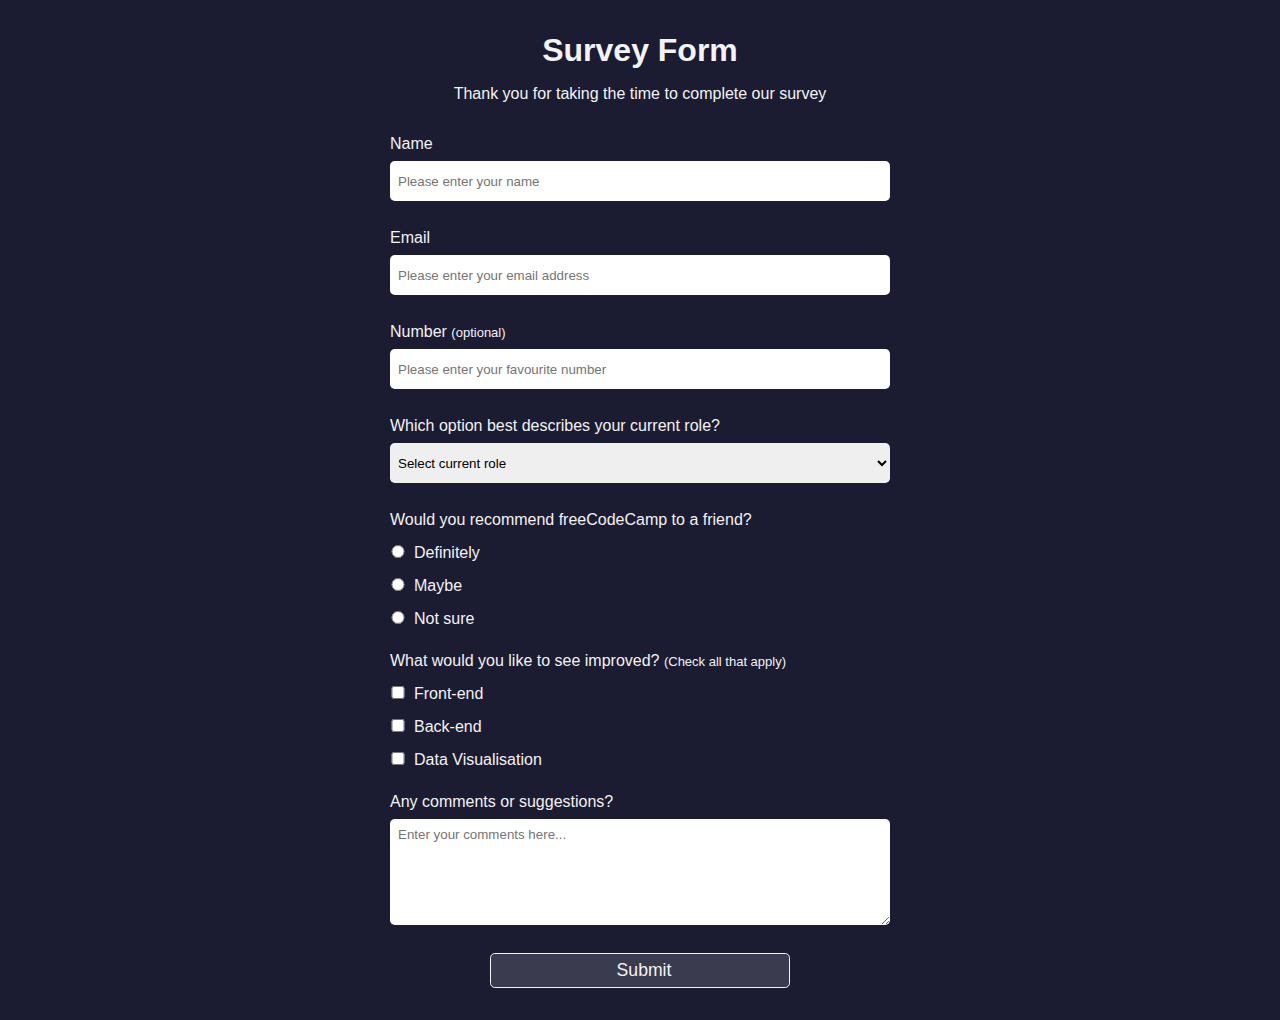
<file: responsive-web-design/survey-form/index.html>
<!DOCTYPE html>
<html>
  <head>
    <meta charset="UTF-8" />
    <meta name="viewport" content="width=device-width, initial-scale=1.0" />
    <title>Survey Form</title>
    <link rel="stylesheet" href="styles.css" />
  </head>
  <body>
    <header>
      <h1 id="title">Survey Form</h1>
      <p id="description">
        Thank you for taking the time to complete our survey
      </p>
    </header>
    <form id="survey-form">
      <fieldset>
        <label id="name-label" for="name"
          >Name
          <input
            id="name"
            type="text"
            placeholder="Please enter your name"
            required
        /></label>
        <label id="email-label" for="email"
          >Email
          <input
            id="email"
            type="email"
            placeholder="Please enter your email address"
            required
        /></label>
        <label id="number-label" for="number"
          >Number <span class="small-text">(optional)</span
          ><input
            id="number"
            type="number"
            min="0"
            max="100"
            placeholder="Please enter your favourite number"
        /></label>
      </fieldset>
      <fieldset>
        <p>Which option best describes your current role?</p>
        <select id="dropdown">
          <option selected disabled>Select current role</option>
          <option value="1">Student</option>
          <option value="2">Full Time Job</option>
          <option value="3">Full Time Learner</option>
          <option value="4">Prefer not to say</option>
          <option value="5">Other</option>
        </select>
      </fieldset>
      <fieldset>
        <p>Would you recommend freeCodeCamp to a friend?</p>
        <div class="container">
          <label
            ><input type="radio" name="recommend" value="1" />Definitely</label
          >
          <label><input type="radio" name="recommend" value="2" />Maybe</label>
          <label
            ><input type="radio" name="recommend" value="3" class="last" />Not
            sure</label
          >
        </div>
        <p>
          What would you like to see improved?
          <span class="small-text">(Check all that apply)</span>
        </p>
        <div class="container">
          <label
            ><input
              type="checkbox"
              name="recommend"
              value="1"
            />Front-end</label
          >
          <label
            ><input type="checkbox" name="recommend" value="2" />Back-end</label
          >
          <label
            ><input
              type="checkbox"
              name="recommend"
              value="3"
              class="last"
            />Data Visualisation</label
          >
        </div>
        <p>Any comments or suggestions?</p>
        <textarea
          placeholder="Enter your comments here..."
          rows="6"
          cols="40"
        ></textarea>
      </fieldset>
      <input id="submit" type="submit" />
    </form>
  </body>
</html>
</file>
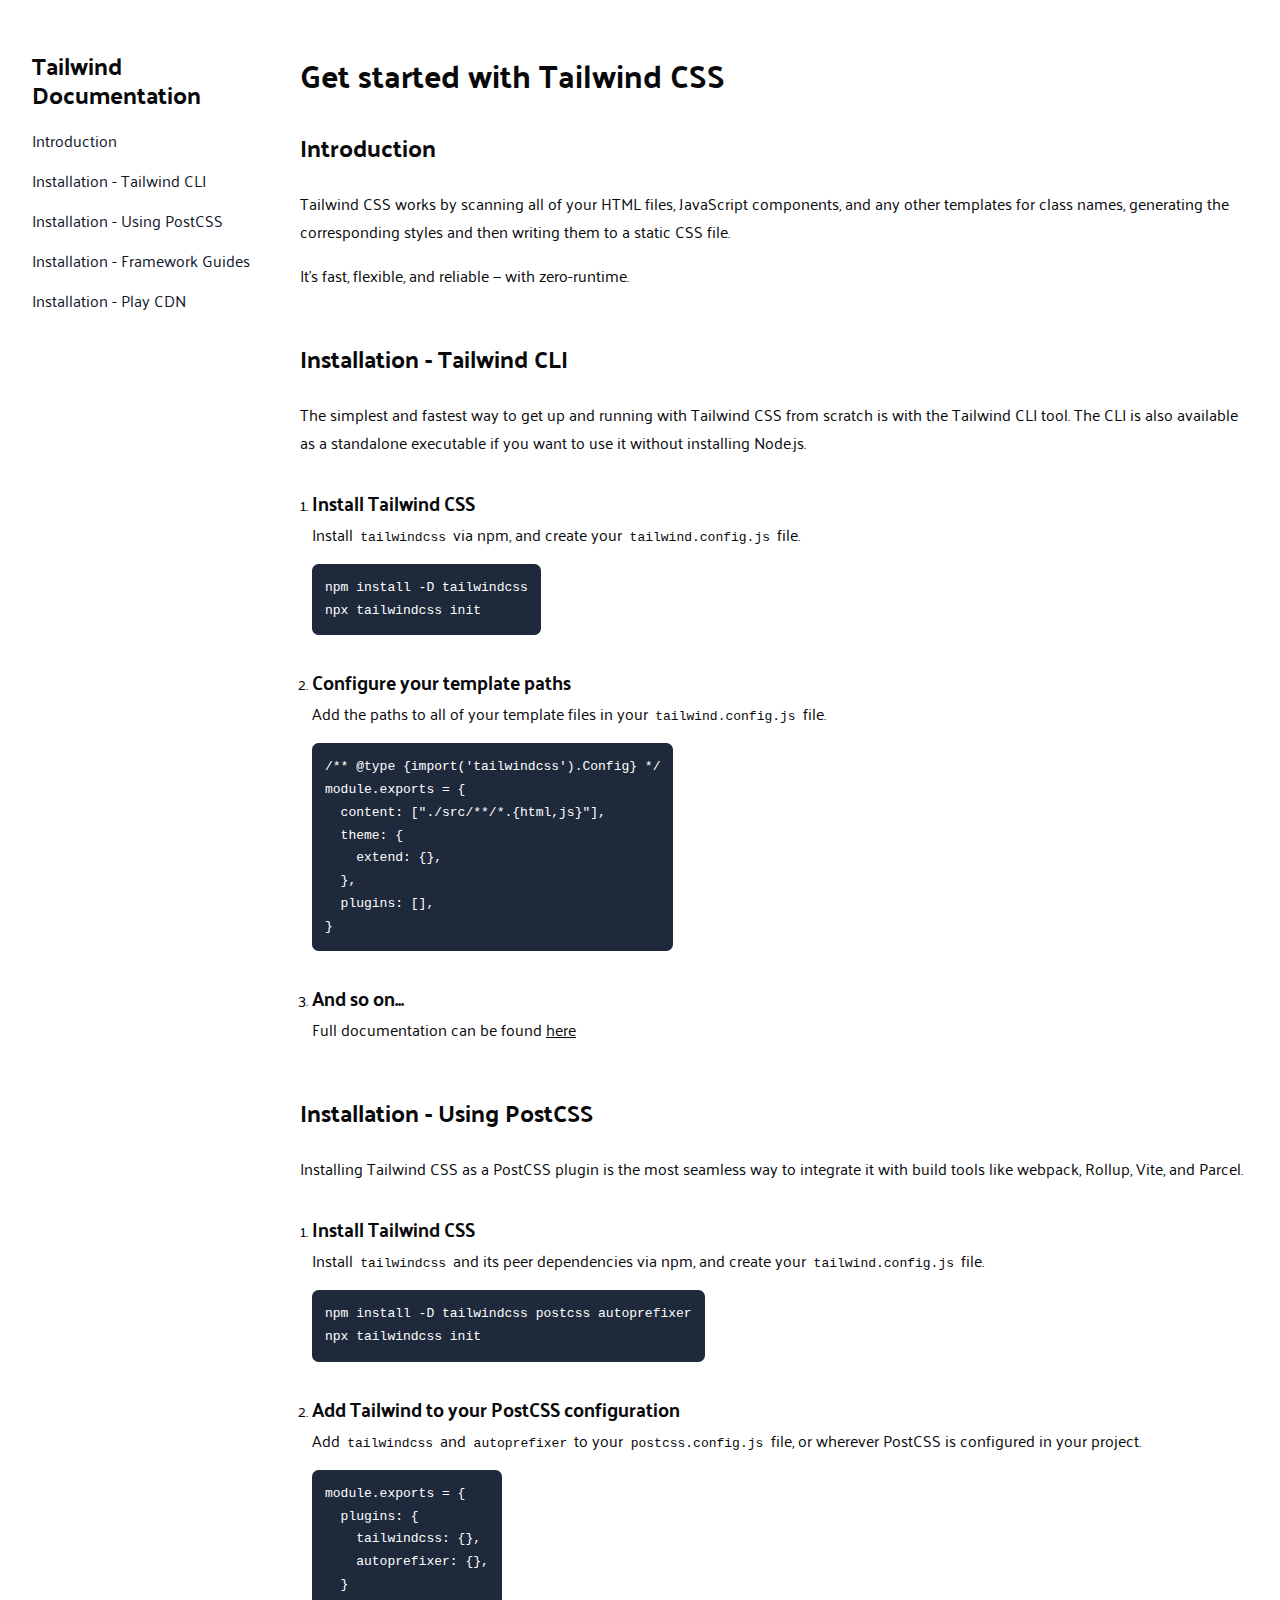
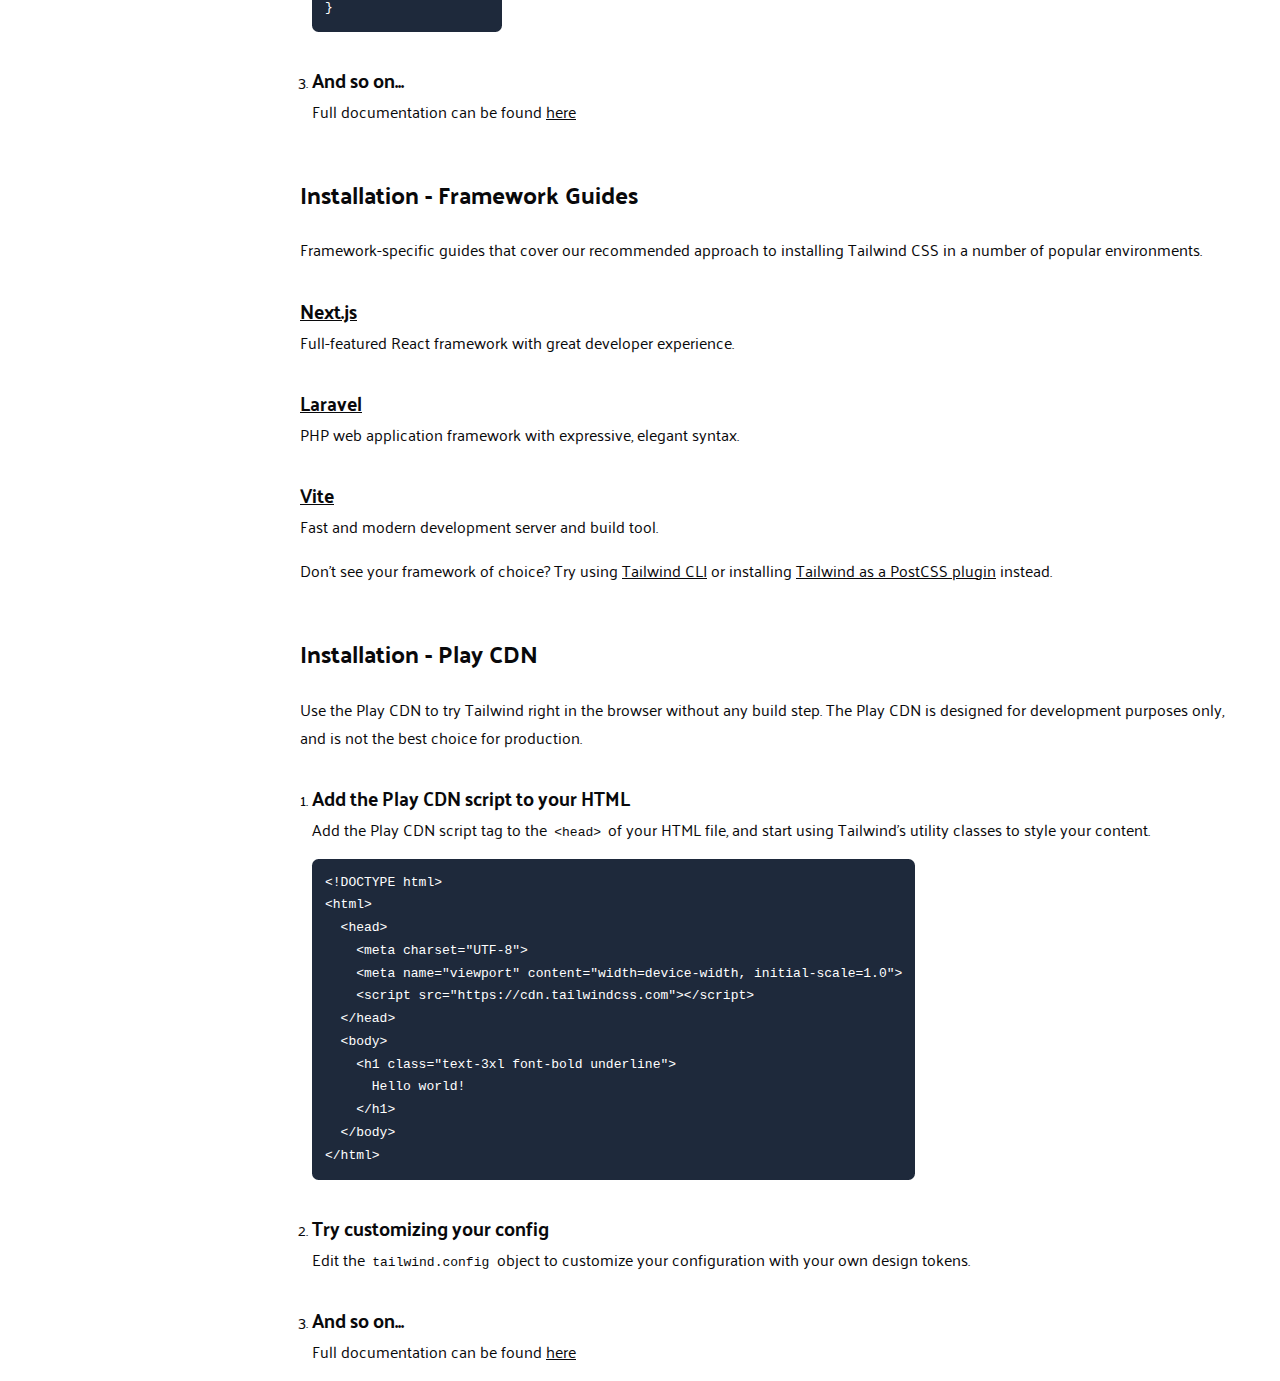
<file: responsive-web-design/technical-documentation-page/index.html>
<!DOCTYPE html>
<html lang="en">
  <head>
    <meta charset="utf-8" />
    <meta name="viewport" content="width=device-width initial-scale=1" />
    <link rel="stylesheet" href="styles.css" />
    <title>Get started with Tailwind CSS</title>
  </head>
  <body>
    <nav id="navbar">
      <header><h2>Tailwind Documentation</h2></header>
      <ul>
        <li><a class="nav-link" href="#introduction">Introduction</a></li>
        <li>
          <a class="nav-link" href="#installation_-_tailwind_cli"
            >Installation - Tailwind CLI</a
          >
        </li>
        <li>
          <a class="nav-link" href="#installation_-_using_postcss"
            >Installation - Using PostCSS</a
          >
        </li>
        <li>
          <a class="nav-link" href="#installation_-_framework_guides"
            >Installation - Framework Guides</a
          >
        </li>
        <li>
          <a class="nav-link" href="#installation_-_play_cdn"
            >Installation - Play CDN</a
          >
        </li>
      </ul>
    </nav>
    <main id="main-doc">
      <header><h1>Get started with Tailwind CSS</h1></header>
      <section class="main-section" id="introduction">
        <header><h2>Introduction</h2></header>
        <p>
          Tailwind CSS works by scanning all of your HTML files, JavaScript
          components, and any other templates for class names, generating the
          corresponding styles and then writing them to a static CSS file.
        </p>
        <p>It's fast, flexible, and reliable — with zero-runtime.</p>
      </section>

      <section class="main-section" id="installation_-_tailwind_cli">
        <header><h2>Installation - Tailwind CLI</h2></header>
        <p>
          The simplest and fastest way to get up and running with Tailwind CSS
          from scratch is with the Tailwind CLI tool. The CLI is also available
          as a standalone executable if you want to use it without installing
          Node.js.
        </p>
        <ol>
          <li>
            <h3>Install Tailwind CSS</h3>
            <p>
              Install <code class="inline">tailwindcss</code> via npm, and
              create your <code class="inline">tailwind.config.js</code> file.
            </p>
            <pre><code class="inline-block">npm install -D tailwindcss
npx tailwindcss init
</code></pre>
          </li>
          <li>
            <h3>Configure your template paths</h3>
            <p>
              Add the paths to all of your template files in your
              <code class="inline">tailwind.config.js</code> file.
            </p>
            <pre><code class="inline-block">/** @type {import('tailwindcss').Config} */
module.exports = {
  content: ["./src/**/*.{html,js}"],
  theme: {
    extend: {},
  },
  plugins: [],
}</code></pre>
          </li>
          <li>
            <h3>And so on...</h3>
            <p>
              Full documentation can be found
              <a href="https://tailwindcss.com/docs/installation">here</a>
            </p>
          </li>
        </ol>
      </section>

      <section class="main-section" id="installation_-_using_postcss">
        <header><h2>Installation - Using PostCSS</h2></header>
        <p>
          Installing Tailwind CSS as a PostCSS plugin is the most seamless way
          to integrate it with build tools like webpack, Rollup, Vite, and
          Parcel.
        </p>
        <ol>
          <li>
            <h3>Install Tailwind CSS</h3>
            <p>
              Install <code class="inline">tailwindcss</code> and its peer
              dependencies via npm, and create your
              <code class="inline">tailwind.config.js</code> file.
            </p>
            <pre><code class="inline-block">npm install -D tailwindcss postcss autoprefixer
npx tailwindcss init</code></pre>
          </li>
          <li>
            <h3>Add Tailwind to your PostCSS configuration</h3>
            <p>
              Add <code class="inline">tailwindcss</code> and
              <code class="inline">autoprefixer</code> to your
              <code class="inline">postcss.config.js</code> file, or wherever
              PostCSS is configured in your project.
            </p>
            <pre><code class="inline-block">module.exports = {
  plugins: {
    tailwindcss: {},
    autoprefixer: {},
  }
}</code></pre>
          </li>
          <li>
            <h3>And so on...</h3>
            <p>
              Full documentation can be found
              <a href="https://tailwindcss.com/docs/installation/using-postcss"
                >here</a
              >
            </p>
          </li>
        </ol>
      </section>

      <section class="main-section" id="installation_-_framework_guides">
        <header><h2>Installation - Framework Guides</h2></header>
        <p>
          Framework-specific guides that cover our recommended approach to
          installing Tailwind CSS in a number of popular environments.
        </p>
        <ul>
          <li>
            <a href="https://tailwindcss.com/docs/guides/nextjs"
              ><h3>Next.js</h3></a
            >
            <p>
              Full-featured React framework with great developer experience.
            </p>
          </li>
          <li>
            <a href="https://tailwindcss.com/docs/guides/laravel"
              ><h3>Laravel</h3></a
            >
            <p>
              PHP web application framework with expressive, elegant syntax.
            </p>
          </li>
          <li>
            <a href="https://tailwindcss.com/docs/guides/vite"><h3>Vite</h3></a>
            <p>Fast and modern development server and build tool.</p>
          </li>
          <p>
            Don't see your framework of choice? Try using
            <a href="#installation_-_tailwind_cli">Tailwind CLI</a> or
            installing
            <a href="#installation_-_using_postcss"
              >Tailwind as a PostCSS plugin</a
            >
            instead.
          </p>
        </ul>
      </section>

      <section class="main-section" id="installation_-_play_cdn">
        <header><h2>Installation - Play CDN</h2></header>
        <p>
          Use the Play CDN to try Tailwind right in the browser without any
          build step. The Play CDN is designed for development purposes only,
          and is not the best choice for production.
        </p>
        <ol>
          <li>
            <h3>Add the Play CDN script to your HTML</h3>
            <p>
              Add the Play CDN script tag to the
              <code class="inline">&lt;head&gt;</code> of your HTML file, and
              start using Tailwind’s utility classes to style your content.
            </p>
            <pre><code class="inline-block">&lt;!DOCTYPE html&gt;
&lt;html&gt;
  &lt;head&gt;
    &lt;meta charset="UTF-8"&gt;
    &lt;meta name="viewport" content="width=device-width, initial-scale=1.0"&gt;
    &lt;script src="https://cdn.tailwindcss.com"&gt;&lt;/script&gt;
  &lt;/head&gt;
  &lt;body&gt;
    &lt;h1 class="text-3xl font-bold underline"&gt;
      Hello world!
    &lt;/h1&gt;
  &lt;/body&gt;
&lt;/html&gt;</code></pre>
          </li>
          <li>
            <h3>Try customizing your config</h3>
            <p>
              Edit the <code class="inline">tailwind.config</code> object to
              customize your configuration with your own design tokens.
            </p>
          </li>
          <li>
            <h3>And so on...</h3>
            <p>
              Full documentation can be found
              <a href="https://tailwindcss.com/docs/installation/play-cdn"
                >here</a
              >
            </p>
          </li>
        </ol>
      </section>
    </main>
  </body>
</html>
</file>
<file: responsive-web-design/survey-form/styles.css>
* {
  margin: 0;
  padding: 0;
  box-sizing: border-box;
  font-family: ubuntu, sans-serif;
}

:root {
  --colour-white: #f3f3f3;
  --colour-darkblue: #1b1b32;
}

body {
  padding: 1rem;
  color: var(--colour-white);
  background-color: var(--colour-darkblue);
}

header {
  margin: 1rem auto;
  text-align: center;
}

h1 {
  margin-bottom: 1rem;
}

form {
  margin: 0 auto;
  max-width: 500px;
  min-width: 300px;
}

.small-text {
  font-size: small;
}

fieldset:first-of-type {
  margin-top: 2rem;
}

fieldset {
  border: none;
}

input,
select,
textarea {
  display: block;
  width: 100%;
  height: 2.5rem;
  margin-top: 0.5rem;
  margin-bottom: 1.75rem;
  padding-left: 0.5rem;
  border: none;
  border-radius: 0.3rem;
}

select {
  padding-left: 0.25rem;
}

.container {
  display: flex;
  flex-direction: column;
}

input[type="radio"],
input[type="checkbox"] {
  display: inline;
  width: 1rem;
  height: unset;
  margin: 1rem 0.5rem 0 0;
}

input[type="radio"].last,
input[type="checkbox"].last {
  margin-bottom: 1.75rem;
}

textarea {
  height: unset;
  padding: 0.5rem;
}

input[type="submit"] {
  display: block;
  width: 60%;
  margin: 0 auto 1rem;
  height: 2em;
  font-size: 1.1rem;
  color: var(--colour-white);
  background-color: #3b3b4f;
  border: 1px solid var(--colour-white);
  min-width: 300px;
}
</file>
<file: responsive-web-design/technical-documentation-page/styles.css>
@import url("https://fonts.googleapis.com/css2?family=Palanquin:wght@400;700&display=swap");

/* base styles */
* {
  box-sizing: border-box;
  font-family: Palanquin, Verdana, Geneva, Tahoma, sans-serif;
  background-color: white;
  color: #09090b;
}

ul,
ol {
  padding: 0;
}

ul {
  list-style: none;
}

ol {
  margin-left: 0.75em;
}

p {
  margin-top: 0;
}

body {
  display: flex;
  justify-content: center;
  margin: 0;
}

code {
  font-family: monospace;
}

code.inline-block {
  display: inline-block;
  padding: 1em;
  border-radius: 0.5em;
  line-height: 1.75;
  background-color: #1e293b;
  color: white;
}

code.inline {
  display: inline;
  padding: 0 0.25em;
  border-radius: 0.25em;
  background-color: "";
  color: "";
}

/* navbar */
#navbar {
  position: sticky;
  top: 0px;
  left: 0px;
  width: 300px;
  min-width: 300px;
  height: 100%;
  padding: 2em;
}

#navbar h2 {
  margin-bottom: 0;
  line-height: 1.2;
}

#navbar li {
  height: 2.5em;
}

#navbar li a {
  color: #0f172a;
  text-decoration: underline transparent;
  transition: text-decoration-color 0.4s;
}

#navbar li a:hover {
  text-decoration-color: #0f172a;
}

/* main-doc */
#main-doc {
  max-width: 980px;
  padding-top: 1.5em;
  padding-right: 2em;
}

#main-doc h2 {
  margin-top: 2em;
}

#introduction h2 {
  margin-top: 0.425em;
}

#main-doc h3 {
  margin-top: 1.5em;
  margin-bottom: 0em;
}

/* media queries for smaller widths */
@media (max-width: 1006px) {
  body {
    display: block;
    padding-top: 100px;
  }
  #navbar {
    position: fixed;
    display: flex;
    flex-direction: column;
    width: 100%;
    height: 100px;
    padding: 1rem 2rem;
    font-size: 0.75em;
  }
  #navbar ul {
    display: flex;
    justify-content: space-between;
    gap: 0.5em;
  }
  #navbar li {
    text-align: center;
  }
  #main-doc {
    padding: 0 2em;
  }
  .main-section {
    scroll-margin-top: 100px;
  }
}

@media (max-width: 860px) {
  body {
    padding-top: 192px;
  }
  #navbar {
    height: 192px;
  }
  #navbar h2 {
    margin: 0.5rem 0 0 0;
  }
  #navbar ul {
    flex-direction: column;
  }
  #navbar li {
    text-align: unset;
    height: 1.5em;
  }
  #main-doc h1 {
    margin: 0;
  }
  .main-section {
    scroll-margin-top: 192px;
  }
}
</file>
